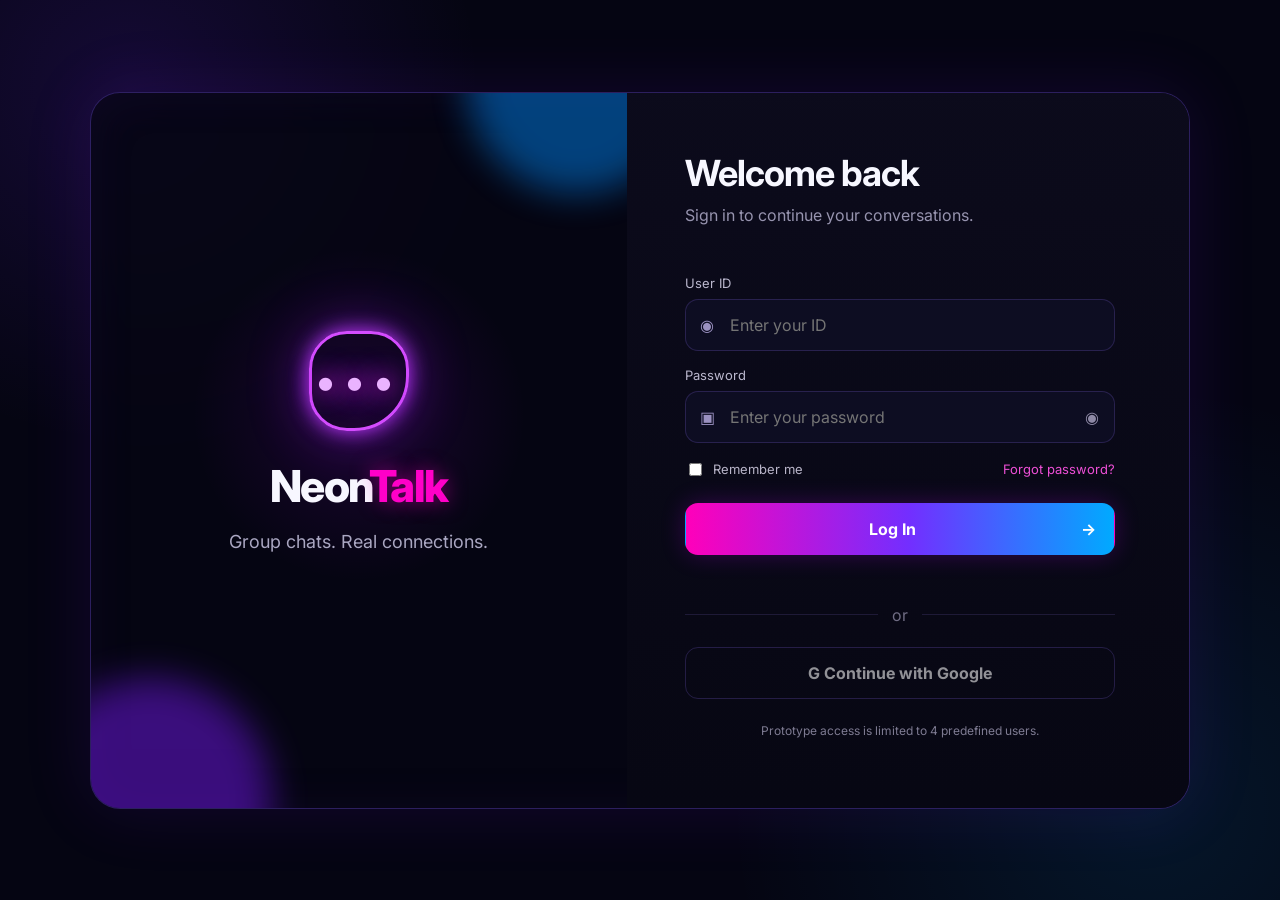
<file: index.html>
<!DOCTYPE html>
<html lang="en">
<head>
  <meta charset="UTF-8">
  <meta name="viewport" content="width=device-width, initial-scale=1.0, viewport-fit=cover">
  <meta name="theme-color" content="#050512">
  <title>NeonTalk - Login</title>
  <link rel="preconnect" href="https://fonts.googleapis.com">
  <link rel="preconnect" href="https://fonts.gstatic.com" crossorigin>
  <link href="https://fonts.googleapis.com/css2?family=Inter:wght@400;500;600;700;800&display=swap" rel="stylesheet">
  <link rel="stylesheet" href="style.css">
</head>
<body class="login-page">
  <main class="login-shell">
    <section class="login-panel brand-panel">
      <div class="brand-badge">•••</div>
      <div class="brand-name">Neon<span>Talk</span></div>
      <p class="brand-tagline">Group chats. Real connections.</p>
      <div class="brand-orb orb-one"></div>
      <div class="brand-orb orb-two"></div>
    </section>

    <section class="login-panel form-panel">
      <div class="mobile-brand">Neon<span>Talk</span></div>
      <h1>Welcome back</h1>
      <p class="subheading">Sign in to continue your conversations.</p>

      <form class="login-form" onsubmit="event.preventDefault(); login();">
        <label for="userid">User ID</label>
        <div class="input-wrap">
          <span class="input-icon">◉</span>
          <input id="userid" autocomplete="username" placeholder="Enter your ID" required>
        </div>

        <label for="password">Password</label>
        <div class="input-wrap">
          <span class="input-icon">▣</span>
          <input id="password" type="password" autocomplete="current-password" placeholder="Enter your password" required>
          <button class="eye-button" type="button" onclick="togglePassword()" aria-label="Show password">◉</button>
        </div>

        <div class="login-options">
          <label class="remember"><input type="checkbox" id="remember"> <span>Remember me</span></label>
          <span class="muted-link">Forgot password?</span>
        </div>

        <button class="primary-button" type="submit">Log In <span>→</span></button>
        <p id="msg" class="error-message" aria-live="polite"></p>

        <div class="divider"><span>or</span></div>

        <button class="secondary-button" type="button" disabled>G Continue with Google</button>
        <p class="signup-text">Prototype access is limited to 4 predefined users.</p>
      </form>
    </section>
  </main>

  <script src="app.js"></script>
</body>
</html>
</file>
<file: style.css>
:root{
  --bg:#050512;
  --panel:#0a0a1a;
  --panel-2:#0e0d20;
  --line:rgba(126,92,255,.20);
  --line-strong:rgba(184,74,255,.45);
  --text:#f7f7ff;
  --muted:#9794af;
  --pink:#ff00c8;
  --purple:#8f3dff;
  --blue:#00a8ff;
  --cyan:#24e6ff;
  --shadow:0 0 40px rgba(134,36,255,.12);
  --sat:env(safe-area-inset-top,0px);
  --sar:env(safe-area-inset-right,0px);
  --sab:env(safe-area-inset-bottom,0px);
  --sal:env(safe-area-inset-left,0px);
}
*{box-sizing:border-box}
html,body{margin:0;height:100%;overflow:hidden;font-family:'Inter',Arial,sans-serif;background:radial-gradient(circle at 10% 10%,rgba(113,40,255,.15),transparent 25%),radial-gradient(circle at 90% 90%,rgba(0,177,255,.10),transparent 30%),var(--bg);color:var(--text);-webkit-text-size-adjust:100%;text-size-adjust:100%}
button,input{font:inherit;font-size:16px}
button{cursor:pointer;-webkit-tap-highlight-color:transparent}
button:disabled{cursor:not-allowed;opacity:.6}
@media(prefers-reduced-motion:reduce){*{transition-duration:.001ms!important;animation-duration:.001ms!important}}

/* LOGIN */
.login-page{min-height:100vh;min-height:100dvh;display:grid;place-items:center;padding:24px;padding-top:max(24px,var(--sat));padding-bottom:max(24px,var(--sab));padding-left:max(24px,var(--sal));padding-right:max(24px,var(--sar))}
.login-shell{width:min(1100px,100%);min-height:min(680px,86dvh);display:grid;grid-template-columns:1fr 1.05fr;background:rgba(7,7,20,.84);border:1px solid rgba(127,88,255,.32);border-radius:30px;overflow:hidden;box-shadow:0 0 70px rgba(132,36,255,.12),inset 0 0 50px rgba(84,39,147,.08);backdrop-filter:blur(20px)}
.login-panel{position:relative;padding:58px}
.brand-panel{display:flex;flex-direction:column;justify-content:center;align-items:center;text-align:center;overflow:hidden;background:radial-gradient(circle at 50% 45%,rgba(178,0,255,.13),transparent 35%)}
.brand-badge{width:100px;height:100px;border:3px solid #d44cff;border-radius:38px 38px 55px 38px;display:grid;place-items:center;font-size:42px;letter-spacing:8px;color:#eab3ff;text-shadow:0 0 24px #ff00c8,0 0 30px #5c36ff;box-shadow:0 0 20px #bf39ff,0 0 60px rgba(157,26,255,.45);position:relative;z-index:2}
.brand-name{font-size:44px;font-weight:800;letter-spacing:-1.5px;margin-top:28px;position:relative;z-index:2}
.brand-name span,.mobile-brand span{color:var(--pink);text-shadow:0 0 20px rgba(255,0,200,.5)}
.brand-tagline{color:#aaa7c2;font-size:18px;position:relative;z-index:2}
.brand-orb{position:absolute;border-radius:50%;filter:blur(18px);opacity:.45}
.orb-one{width:240px;height:240px;background:#7c19ff;bottom:-110px;left:-60px}
.orb-two{width:220px;height:220px;background:#008cff;top:-120px;right:-60px}
.form-panel{display:flex;flex-direction:column;justify-content:center;background:linear-gradient(180deg,rgba(12,11,28,.95),rgba(7,7,19,.96))}
.form-panel h1{font-size:36px;margin:0 0 10px;letter-spacing:-1px}
.subheading{color:var(--muted);margin:0 0 34px}
.login-form{max-width:430px}
.login-form>label{display:block;color:#bbb8ce;font-size:13px;margin:16px 0 8px}
.input-wrap{position:relative}
.input-wrap input{width:100%;background:#0d0d22;border:1px solid rgba(119,93,205,.25);color:var(--text);border-radius:13px;padding:15px 44px;outline:none;transition:.2s}
.input-wrap input:focus{border-color:var(--pink);box-shadow:0 0 0 3px rgba(255,0,200,.08)}
.input-icon{position:absolute;left:15px;top:50%;transform:translateY(-50%);color:#9b91c1}
.eye-button{position:absolute;right:8px;top:50%;transform:translateY(-50%);border:0;background:transparent;color:#8e89a6;padding:8px}
.login-options{display:flex;justify-content:space-between;align-items:center;margin:17px 0 24px;font-size:13px}
.remember{display:flex;align-items:center;gap:8px;color:#b9b5c9}.remember input{accent-color:var(--pink)}
.muted-link{color:#ed4fd6}
.primary-button,.secondary-button{width:100%;border-radius:13px;padding:15px 18px;border:1px solid transparent;font-weight:700}
.primary-button{background:linear-gradient(90deg,#ff00ba 0%,#732eff 52%,#00aaff 100%);color:#fff;box-shadow:0 0 25px rgba(189,0,255,.24);transition:transform .2s,box-shadow .2s}
.primary-button:hover{transform:translateY(-1px);box-shadow:0 0 35px rgba(189,0,255,.38)}
.primary-button span{float:right}
.secondary-button{background:transparent;color:#eee;border-color:rgba(146,110,255,.35)}
.divider{display:flex;align-items:center;gap:14px;color:#706d84;margin:22px 0}.divider:before,.divider:after{content:"";height:1px;flex:1;background:rgba(121,99,190,.2)}
.error-message{min-height:18px;color:#ff6c9d;font-size:13px;margin:10px 0 0}
.signup-text{text-align:center;color:#7e7b92;font-size:12px;margin-top:24px}
.mobile-brand{display:none;font-weight:800;font-size:22px;margin-bottom:25px}

/* CHAT */
.chat-page{min-height:100vh;min-height:100dvh;padding:24px;padding-top:max(24px,var(--sat));padding-bottom:max(24px,var(--sab));padding-left:max(24px,var(--sal));padding-right:max(24px,var(--sar))}
.chat-app{position:relative;width:min(1500px,100%);height:calc(100vh - 48px);height:calc(100dvh - 48px);max-height:840px;min-height:0;margin:auto;display:grid;grid-template-columns:68px 300px 1fr;background:rgba(5,6,18,.91);border:1px solid rgba(113,90,213,.25);border-radius:26px;overflow:hidden;box-shadow:0 0 70px rgba(72,33,183,.13);backdrop-filter:blur(20px)}
.sidebar-close{display:none}
.sidebar-backdrop{display:none}
.nav-rail{display:flex;flex-direction:column;align-items:center;padding:18px 10px;border-right:1px solid var(--line);background:rgba(4,5,14,.84)}
.nav-logo{font-weight:800;font-size:18px}.nav-logo span{color:var(--pink)}
.nav-items{display:flex;flex-direction:column;gap:14px;margin-top:40px}.nav-icon{width:42px;height:42px;border-radius:12px;background:transparent;border:1px solid transparent;color:#aaa5c0;font-size:20px}.nav-icon.active{background:linear-gradient(180deg,rgba(191,0,255,.35),rgba(72,54,255,.24));border-color:rgba(255,0,200,.35);color:#fff;box-shadow:0 0 25px rgba(191,0,255,.16)}
.avatar{display:grid;place-items:center;border-radius:50%;font-weight:700;color:#fff}.user-avatar{margin-top:auto;width:38px;height:38px;background:linear-gradient(135deg,#ff00c8,#5e35ff);box-shadow:0 0 20px rgba(255,0,200,.35);font-size:13px}
.chat-sidebar{border-right:1px solid var(--line);display:flex;flex-direction:column;min-width:0;transition:transform .25s ease}.sidebar-head{display:flex;justify-content:space-between;align-items:center;gap:8px;padding:22px 20px 14px}.sidebar-head-actions{display:flex;align-items:center;gap:8px}.brand-name.small{font-size:23px;margin:0}.section-title{font-size:20px;font-weight:700;margin-top:12px}.round-button,.conversation-actions button{border:0;background:#0b0c1e;color:#c8c3db;border:1px solid rgba(124,97,200,.18);border-radius:12px}
.round-button{width:38px;height:38px;font-size:24px}.search-box{margin:0 16px 14px;display:flex;align-items:center;gap:9px;background:#0b0c1e;border:1px solid rgba(124,97,200,.18);border-radius:13px;padding:0 12px;color:#7e7994}.search-box input{width:100%;background:transparent;border:0;outline:0;color:#fff;padding:12px 0}
.chat-users{overflow:auto;padding-bottom:10px}.chat-user{display:flex;gap:12px;align-items:center;padding:14px 17px;border-top:1px solid rgba(124,97,200,.08);transition:.15s}.chat-user:hover,.chat-user.selected{background:linear-gradient(90deg,rgba(168,0,255,.16),transparent)}.chat-user.selected{box-shadow:inset 2px 0 0 #e100ff}.chat-user .avatar{width:42px;height:42px;flex:0 0 42px;background:linear-gradient(135deg,#8f30ff,#0bb8ff)}.chat-user:nth-child(2) .avatar{background:linear-gradient(135deg,#00d7ff,#1d70ff)}.chat-user:nth-child(3) .avatar{background:linear-gradient(135deg,#ffad20,#ff26b7)}.chat-user:nth-child(4) .avatar{background:linear-gradient(135deg,#b44cff,#5b39ff)}.chat-user-info{min-width:0;flex:1}.chat-user-top{display:flex;justify-content:space-between;gap:10px}.chat-user-name{font-weight:600}.chat-user-time{font-size:11px;color:#77738d}.chat-user-sub{font-size:12px;color:#7f7c93;white-space:nowrap;overflow:hidden;text-overflow:ellipsis;margin-top:5px}.sidebar-note{margin:auto 14px 14px;padding:12px;border:1px solid rgba(126,92,255,.12);border-radius:13px;background:rgba(14,13,31,.7);display:flex;gap:9px;align-items:center;color:#beb9d2}.sidebar-note small{display:block;color:#77738c;margin-top:2px}.status-dot{width:8px;height:8px;display:inline-block;border-radius:50%;background:#22e382;box-shadow:0 0 10px rgba(34,227,130,.65)}
.conversation{display:flex;flex-direction:column;min-width:0;min-height:0}.conversation-head{display:flex;justify-content:space-between;align-items:center;padding:22px 24px;border-bottom:1px solid var(--line)}.conversation-title{display:flex;align-items:center;gap:12px}.room-avatar{width:48px;height:48px;background:linear-gradient(135deg,#d000ff,#4836ff);box-shadow:0 0 18px rgba(132,42,255,.35)}.conversation-title h2{margin:0;font-size:20px}.conversation-title p{margin:4px 0 0;color:#8f8aa2;font-size:12px}.conversation-actions{display:flex;gap:9px}.conversation-actions button{width:40px;height:40px;font-size:18px}.conversation-actions .logout-button{color:#ff6cbc;border-color:rgba(255,0,200,.2)}
.chat-body{flex:1;overflow:auto;padding:20px 26px 14px;background:radial-gradient(circle at 80% 15%,rgba(105,40,200,.07),transparent 30%)}.day-pill{width:max-content;margin:0 auto 18px;padding:7px 12px;border:1px solid rgba(126,92,255,.14);border-radius:20px;background:rgba(16,15,35,.9);color:#848094;font-size:11px}.messages{flex:1;overflow-y:auto;overflow-x:hidden;display:flex;flex-direction:column;gap:14px;min-height:0;scroll-behavior:smooth;padding-right:4px}.message-row{display:flex;align-items:flex-end;gap:10px;max-width:78%}.message-row.me{margin-left:auto;justify-content:flex-end}.message-avatar{width:34px;height:34px;flex:0 0 34px;background:linear-gradient(135deg,#f51bd3,#4c31ff);font-size:11px}.message-bubble{padding:11px 14px;border-radius:14px 14px 14px 4px;background:#16162a;border:1px solid rgba(95,80,153,.15);box-shadow:0 6px 18px rgba(0,0,0,.12)}.message-row.me .message-bubble{border-radius:14px 14px 4px 14px;background:linear-gradient(135deg,#a900ff,#5037ff 60%,#067eea);border-color:rgba(255,255,255,.05)}.message-meta{font-size:10px;color:#77738d;margin:5px 2px 0}.message-row.me .message-meta{text-align:right}.message-sender{font-size:11px;font-weight:700;color:#ff65da;margin-bottom:4px}.message-text{white-space:pre-wrap;overflow-wrap:anywhere;line-height:1.5;font-size:14px}
.composer{display:flex;align-items:center;gap:10px;padding:16px 20px;border-top:1px solid var(--line);background:rgba(5,6,18,.84)}.composer input{flex:1;min-width:0;background:#0d0e22;border:1px solid rgba(127,95,212,.17);border-radius:16px;padding:15px 16px;color:#fff;outline:none}.composer input:focus{border-color:rgba(255,0,200,.45);box-shadow:0 0 0 3px rgba(255,0,200,.06)}.attach-button,.emoji-button{border:0;background:transparent;color:#88839a;font-size:19px;width:36px;height:36px}.send-button{border:0;width:48px;height:48px;border-radius:50%;color:#fff;background:linear-gradient(135deg,#ff00c8,#5534ff);box-shadow:0 0 24px rgba(169,39,255,.33);font-size:20px}

/* Tablet / small laptop */
@media(max-width:980px){
  .login-shell{grid-template-columns:1fr;max-width:650px}
  .brand-panel{display:none}
  .mobile-brand{display:block}
  .chat-app{grid-template-columns:64px 240px 1fr}
  .chat-sidebar{min-width:0}
  .conversation-actions button:nth-child(2),.conversation-actions button:nth-child(3){display:none}
}

/* Phones and narrow tablets: sidebar becomes a slide-over drawer */
@media(max-width:720px){
  .chat-page{padding:0}
  .chat-app{height:100vh;height:100dvh;max-height:none;border-radius:0;border:0;grid-template-columns:56px 1fr}
  .nav-rail{padding:max(14px,var(--sat)) 7px 14px;flex-shrink:0}
  .conversation-head{padding:14px 15px;padding-top:max(14px,var(--sat))}
  .chat-body{padding:15px}
  .composer{padding:11px;padding-bottom:max(11px,var(--sab))}
  .message-row{max-width:88%}
  .conversation-title h2{font-size:17px}
  .nav-icon{width:44px;height:44px}
  .attach-button,.emoji-button{width:40px;height:40px}

  .chat-sidebar{
    position:absolute;
    top:0;left:0;bottom:0;
    width:min(320px,84vw);
    z-index:50;
    background:#07081a;
    border-right:1px solid var(--line-strong);
    transform:translateX(-100%);
    box-shadow:20px 0 50px rgba(0,0,0,.45);
    padding-top:var(--sat);
    padding-left:var(--sal);
  }
  .chat-sidebar.open{transform:translateX(0)}
  .sidebar-close{display:inline-flex;align-items:center;justify-content:center;font-size:16px}
  .sidebar-backdrop.show{
    display:block;
    position:absolute;inset:0;
    background:rgba(3,3,10,.55);
    -webkit-backdrop-filter:blur(2px);
    backdrop-filter:blur(2px);
    z-index:40;
  }
}

/* Compact / landscape phones — short viewport height */
@media(max-height:520px){
  .login-shell{min-height:0}
  .conversation-head{padding-top:10px;padding-bottom:10px}
  .chat-body{padding-top:10px}
  .day-pill{margin-bottom:10px}
  .composer{padding-top:8px;padding-bottom:max(8px,var(--sab))}
}

/* Very narrow phones */
@media(max-width:380px){
  .conversation-title h2{font-size:15px}
  .conversation-title p{display:none}
  .room-avatar{width:38px;height:38px}
  .composer input{padding:12px 14px}
  .message-row{max-width:96%}
  .form-panel{padding:24px 18px}
}

@media(max-width:520px){
  .login-page{padding:0}
  .login-shell{min-height:100vh;min-height:100dvh;border-radius:0;border:0}
  .form-panel{padding:28px 22px}
  .form-panel h1{font-size:30px}
}
</file>
